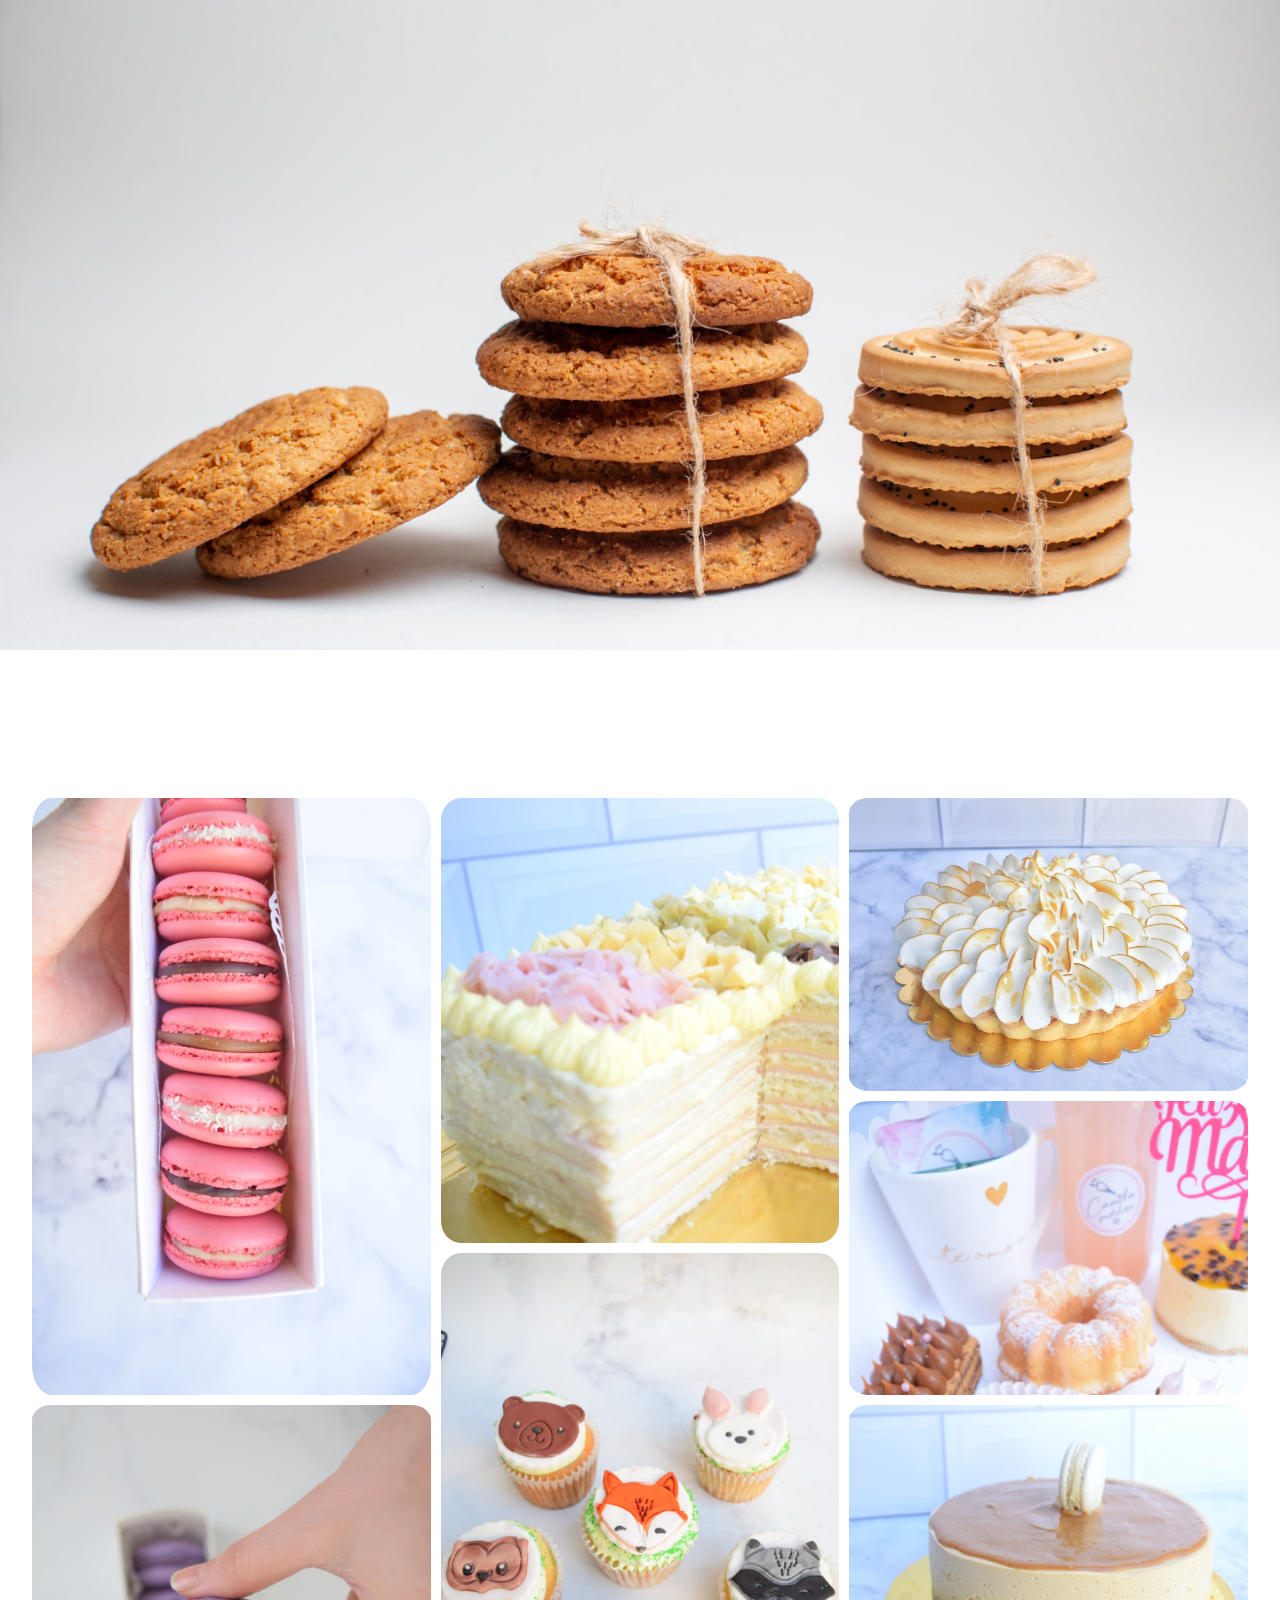
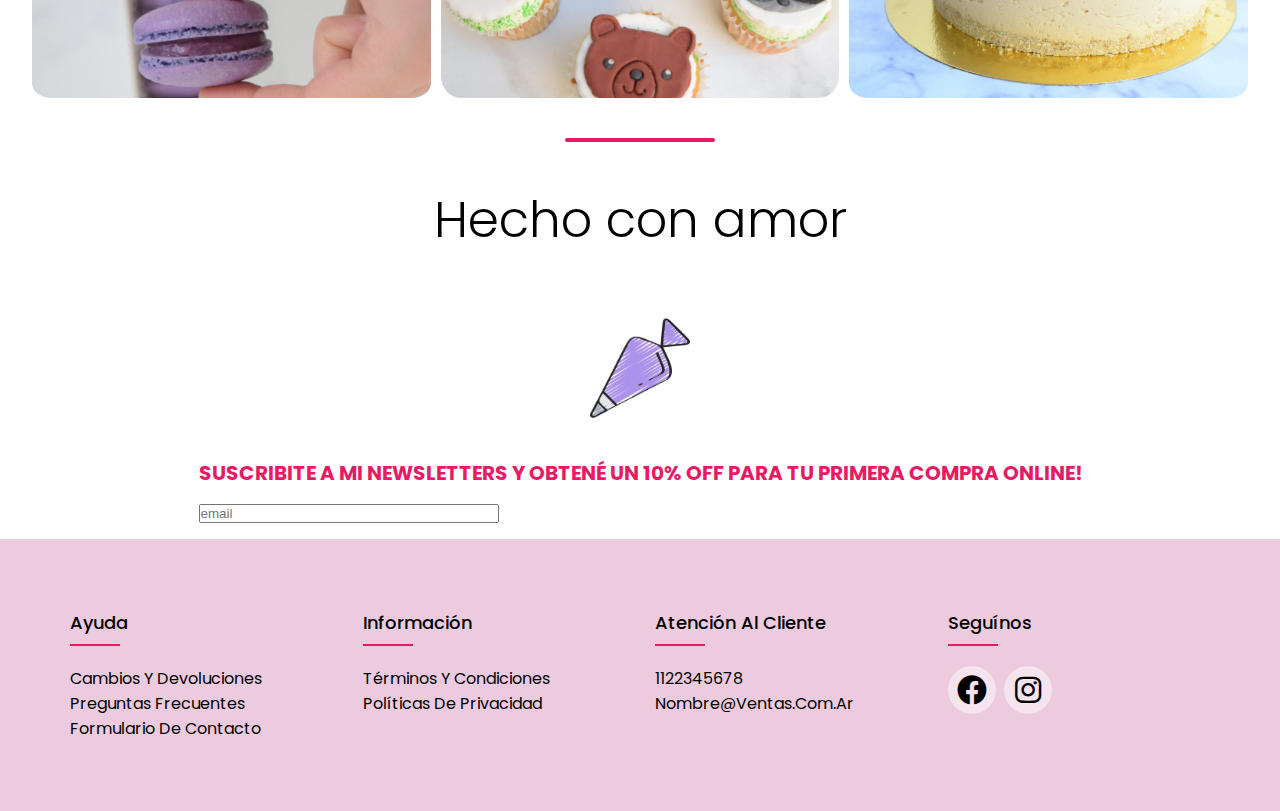
<file: index.html>
<!DOCTYPE html>
<html lang="es">

<head>
    <meta charset="UTF-8">
    <meta http-equiv="X-UA-Compatible" content="IE=edge">
    <meta name="viewport" content="width=device-width, initial-scale=1.0">
    <link rel="stylesheet" href="https://cdnjs.cloudflare.com/ajax/libs/font-awesome/6.0.0-beta3/css/all.min.css">
    <link rel="stylesheet" href="css/estilos.css">
    <link href="https://fonts.googleapis.com/css2?family=Bebas+Neue&family=Poppins:wght@100;500&display=swap"
        rel="stylesheet">
    <title>Mi proyecto</title>
</head>

<body>
    <header>
        <div class="container">
            <nav class="navbar">
                <h1 class="logo"><a href="index.html">Cam<span>i</span>la pastelera</a></h1>
                <ul class="nav-links">
                    <li><a href="#">Home</a></li>
                    <li><a href="secciones/servicios.html">Servicio</a></li>
                    <li><a href="secciones/contacto.html">Contacto</a></li>
                </ul>
                <img src="img/menu.png" alt="" class="menu-btn">
            </nav>
        </div>
    </header>
    <main>
        <section>
            <div class="titulo">
                <h2>PASTELER<span>I</span>A DE AUTOR</h2>
            </div>
            <div class="container-grid">
                <div class="item item1"></div>
                <div class="item item2"></div>
                <div class="item item3"></div>
                <div class="item item4"></div>
                <div class="item item5"></div>
                <div class="item item6"></div>
                <div class="item item7"></div>
            </div>
        </section>
        <div class="line"></div>
        <section>
            <strong class="slogan-page">Hecho con amor</strong>
            <div class="manga">
                <img class="img-manga" src="img/manga.png" alt="">
            </div>
        </section>
        <div class="suscribe">
            <h4 class="tittle-suscribe">SUSCRIBITE A MI NEWSLETTERS Y OBTENÉ UN 10% OFF PARA TU PRIMERA COMPRA
                ONLINE!</h4><br>
            <form action="">
                <input type="email" name="email" id="email" placeholder="email">
            </form>
        </div>
    </main><br>
    <footer class="footer">

        <div class="footer-container">
            <div class="row">
                <div class="footer-col">
                    <h4>Ayuda</h4>
                    <ul>
                        <li><a href="#">Cambios y devoluciones</a></li>
                        <li><a href="#">Preguntas frecuentes</a></li>
                        <li><a href="#">Formulario de contacto</a></li>
                    </ul>
                </div>
                <div class="footer-col">
                    <h4>Información</h4>
                    <ul>
                        <li><a href="#">Términos y condiciones</a></li>
                        <li><a href="#">Políticas de privacidad</a></li>
                    </ul>
                </div>
                <div class="footer-col">
                    <h4>Atención al cliente</h4>
                    <ul>
                        <li><a href="#">1122345678</a></li>
                        <li><a href="#">nombre@ventas.com.ar</a></li>
                    </ul>
                </div>
                <div class="footer-col">
                    <h4>Seguínos</h4>
                    <div class="social-links">
                        <a href="#"><i class="fab fa-facebook"></i></a>
                        <a href="#"><i class="fab fa-instagram"></i></a>
                    </div>
                    <ul>
                        <li><a href="#"></a></li>
                    </ul>
                </div>
            </div>
        </div>
    </footer>
    <script>
        const menubtn = document.querySelector('.menu-btn')
        const navlinks = document.querySelector('.nav-links')
        menubtn.addEventListener('click', () => {
            navlinks.classList.toggle('mobile-menu')
        })
    </script>
    <script src="https://cdn.jsdelivr.net/npm/jquery@3.5.1/dist/jquery.slim.min.js"
        integrity="sha384-DfXdz2htPH0lsSSs5nCTpuj/zy4C+OGpamoFVy38MVBnE+IbbVYUew+OrCXaRkfj" crossorigin="anonymous">
    </script>
    <script src="https://cdn.jsdelivr.net/npm/popper.js@1.16.1/dist/umd/popper.min.js"
        integrity="sha384-9/reFTGAW83EW2RDu2S0VKaIzap3H66lZH81PoYlFhbGU+6BZp6G7niu735Sk7lN" crossorigin="anonymous">
    </script>
    <script src="https://cdn.jsdelivr.net/npm/bootstrap@4.6.1/dist/js/bootstrap.min.js"
        integrity="sha384-VHvPCCyXqtD5DqJeNxl2dtTyhF78xXNXdkwX1CZeRusQfRKp+tA7hAShOK/B/fQ2" crossorigin="anonymous">
    </script>
</body>

</html>
</file>
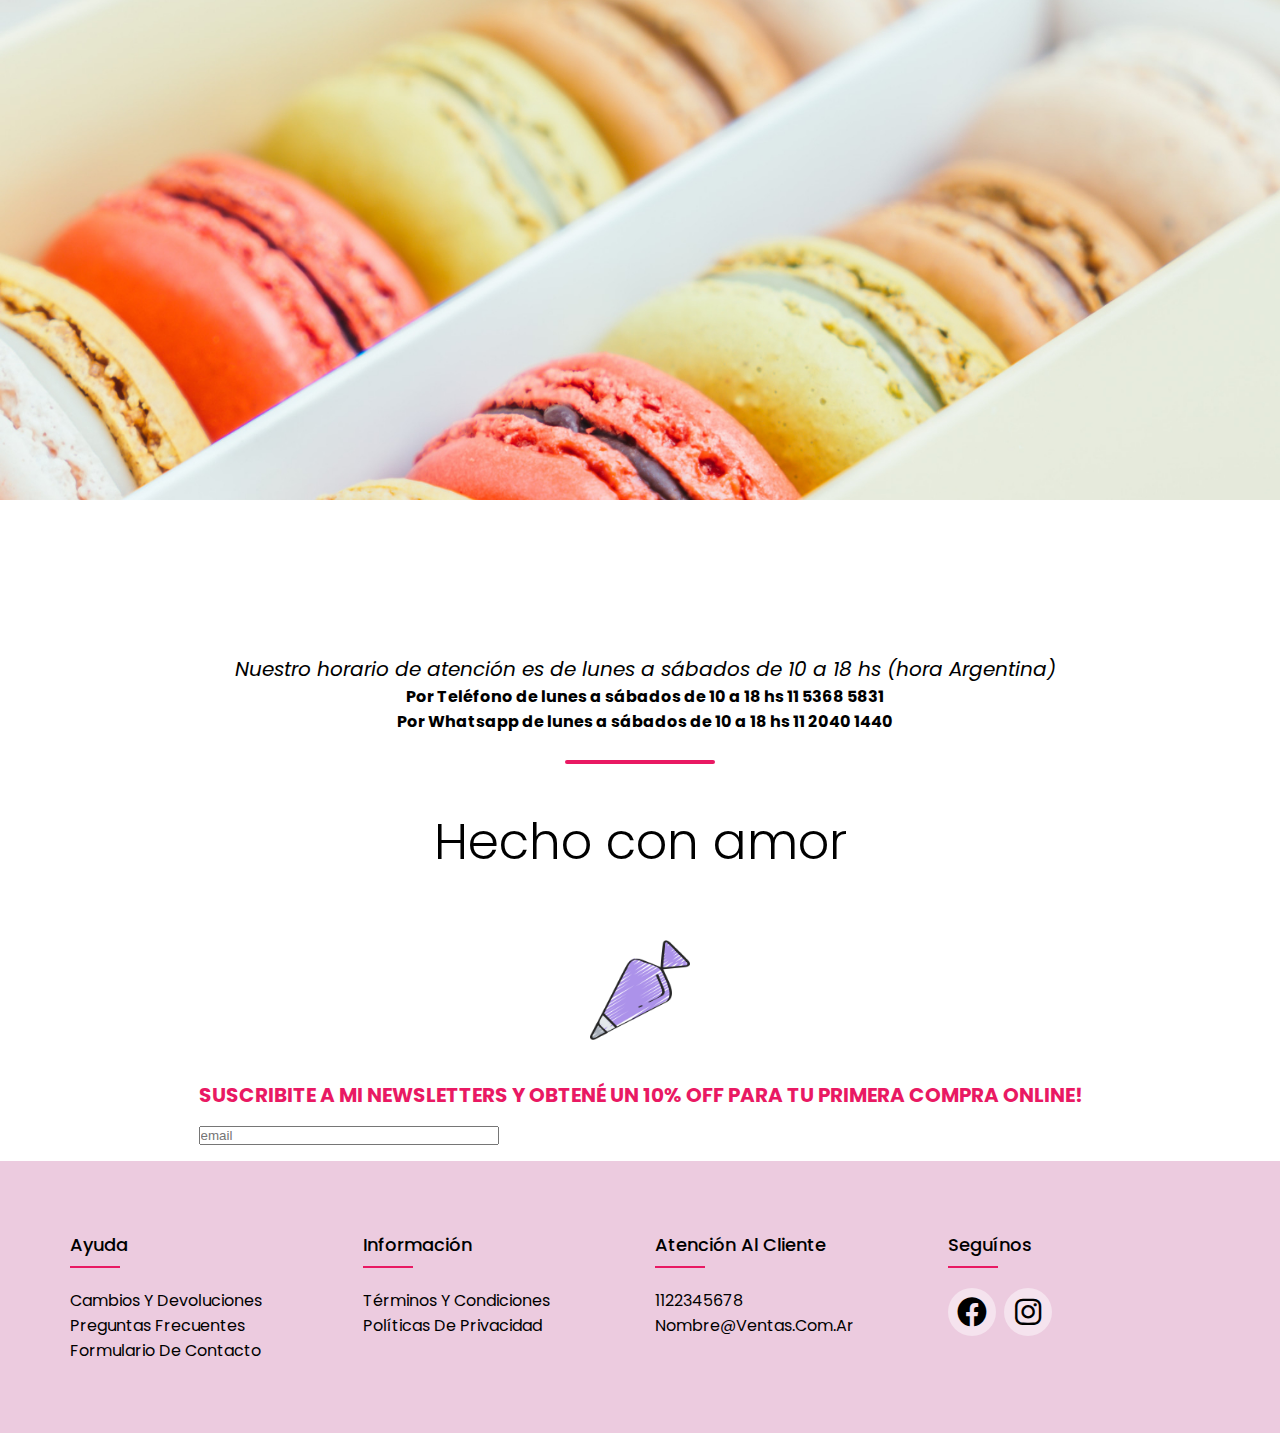
<file: secciones/contacto.html>
<!DOCTYPE html>
<html lang="es">

<head>
    <meta charset="UTF-8">
    <meta http-equiv="X-UA-Compatible" content="IE=edge">
    <meta name="viewport" content="width=device-width, initial-scale=1.0">
    <link rel="stylesheet" href="../css/estilos.css">
    <link href="https://fonts.googleapis.com/css2?family=Bebas+Neue&family=Poppins:wght@100;500&display=swap"
        rel="stylesheet">
    <link rel="stylesheet" href="https://cdnjs.cloudflare.com/ajax/libs/font-awesome/6.0.0-beta3/css/all.min.css">
    <title>Mi proyecto</title>
</head>

<body>
    <header class="header-cnt">
        <div class="container">
            <nav class="navbar">
                <h1 class="logo"><a href="index.html">Cam<span>i</span>la pastelera</a></h1>
                <ul class="nav-links">
                    <li><a href="../index.html">Home</a></li>
                    <li><a href="servicios.html">Servicio</a></li>
                    <li><a href="#">Contacto</a></li>
                </ul>
                <img src="../img/menu.png" alt="" class="menu-btn">
            </nav>
        </div>
    </header>
    <main>
        <div class="wrapper">
            <h1 class="contacto">CONTACTO</h1>
            <em>
                Nuestro horario de atención es de lunes a sábados de 10 a 18 hs (hora Argentina)
            </em>
            <div id="messages_product_view"></div>
            <h6>Por Teléfono de lunes a sábados de 10 a 18 hs 11 5368 5831 <br>
                Por Whatsapp de lunes a sábados de 10 a 18 hs 11 2040 1440</h6>
        </div><br>
        <div class="line"></div>
        <section>
            <strong class="slogan-page">Hecho con amor</strong>
            <div class="manga">
                <img class="img-manga" src="../img/manga.png" alt="">
            </div>
        </section>
        <div class="suscribe">
            <h4 class="tittle-suscribe">SUSCRIBITE A MI NEWSLETTERS Y OBTENÉ UN 10% OFF PARA TU PRIMERA COMPRA
                ONLINE!</h4><br>
            <form action="">
                <input type="email" name="email" id="email" placeholder="email">
            </form>
        </div>
    </main><br>
    <footer class="footer">

        <div class="footer-container">
            <div class="row">
                <div class="footer-col">
                    <h4>Ayuda</h4>
                    <ul>
                        <li><a href="#">Cambios y devoluciones</a></li>
                        <li><a href="#">Preguntas frecuentes</a></li>
                        <li><a href="#">Formulario de contacto</a></li>
                    </ul>
                </div>
                <div class="footer-col">
                    <h4>Información</h4>
                    <ul>
                        <li><a href="#">Términos y condiciones</a></li>
                        <li><a href="#">Políticas de privacidad</a></li>
                    </ul>
                </div>
                <div class="footer-col">
                    <h4>Atención al cliente</h4>
                    <ul>
                        <li><a href="#">1122345678</a></li>
                        <li><a href="#">nombre@ventas.com.ar</a></li>
                    </ul>
                </div>
                <div class="footer-col">
                    <h4>Seguínos</h4>
                    <div class="social-links">
                        <a href="#"><i class="fab fa-facebook"></i></a>
                        <a href="#"><i class="fab fa-instagram"></i></a>
                    </div>
                    <ul>
                        <li><a href="#"></a></li>
                    </ul>
                </div>
            </div>
        </div>
    </footer>
    <script>
        const menubtn = document.querySelector('.menu-btn')
        const navlinks = document.querySelector('.nav-links')
        menubtn.addEventListener('click', () => {
            navlinks.classList.toggle('mobile-menu')
        })
    </script>
    <script src="https://cdn.jsdelivr.net/npm/jquery@3.5.1/dist/jquery.slim.min.js"
        integrity="sha384-DfXdz2htPH0lsSSs5nCTpuj/zy4C+OGpamoFVy38MVBnE+IbbVYUew+OrCXaRkfj" crossorigin="anonymous">
    </script>
    <script src="https://cdn.jsdelivr.net/npm/popper.js@1.16.1/dist/umd/popper.min.js"
        integrity="sha384-9/reFTGAW83EW2RDu2S0VKaIzap3H66lZH81PoYlFhbGU+6BZp6G7niu735Sk7lN" crossorigin="anonymous">
    </script>
    <script src="https://cdn.jsdelivr.net/npm/bootstrap@4.6.1/dist/js/bootstrap.min.js"
        integrity="sha384-VHvPCCyXqtD5DqJeNxl2dtTyhF78xXNXdkwX1CZeRusQfRKp+tA7hAShOK/B/fQ2" crossorigin="anonymous">
    </script>
</body>

</html>
</file>
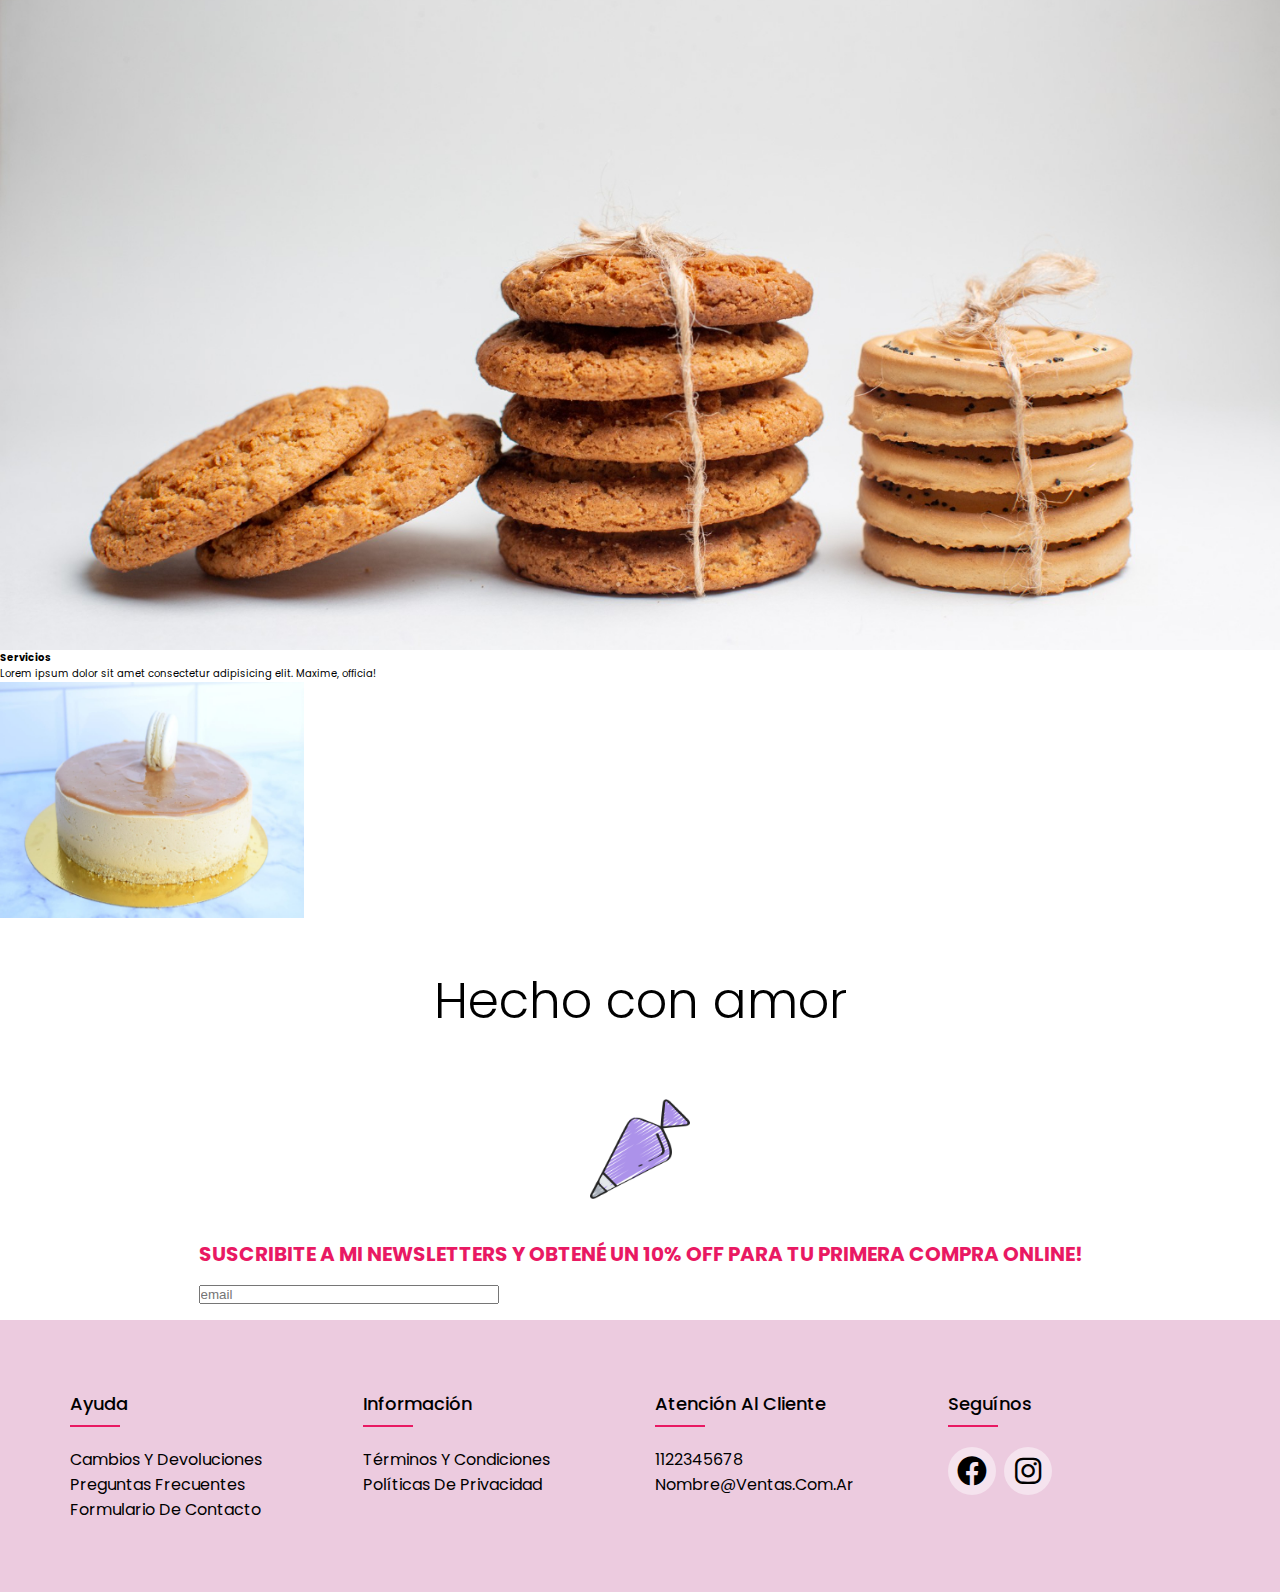
<file: secciones/servicios.html>
<!DOCTYPE html>
<html lang="es">

<head>
    <meta charset="UTF-8">
    <meta http-equiv="X-UA-Compatible" content="IE=edge">
    <meta name="viewport" content="width=device-width, initial-scale=1.0">
    <link rel="stylesheet" href="../css/estilos.css">
    <link href="https://fonts.googleapis.com/css2?family=Bebas+Neue&family=Poppins:wght@100;500&display=swap"
        rel="stylesheet">
    <link rel="stylesheet" href="https://cdnjs.cloudflare.com/ajax/libs/font-awesome/6.0.0-beta3/css/all.min.css">
    <title>Mi proyecto</title>
</head>

<body>
    <header>
        <div class="container">
            <nav class="navbar">
                <h1 class="logo"><a href="index.html">Cam<span>i</span>la pastelera</a></h1>
                <ul class="nav-links">
                    <li><a href="../index.html">Home</a></li>
                    <li><a href="#">Servicio</a></li>
                    <li><a href="contacto.html">Contacto</a></li>
                </ul>
                <img src="../img/menu.png" alt="" class="menu-btn">
            </nav>
        </div>
    </header>
    <main>
        
        <div class="container-serv">
            <h4>Servicios</h4>
            <p>Lorem ipsum dolor sit amet consectetur adipisicing elit. Maxime, officia!</p>            
            <img src="../img/cake3.jpeg" class="cake3" alt="Cinque Terre" width="304" height="236"> 
        </div>
        
        <section>
            <strong class="slogan-page">Hecho con amor</strong>
            <div class="manga">
                <img class="img-manga" src="../img/manga.png" alt="">
            </div>
        </section>
        <div class="suscribe">
            <h4 class="tittle-suscribe">SUSCRIBITE A MI NEWSLETTERS Y OBTENÉ UN 10% OFF PARA TU PRIMERA COMPRA
                ONLINE!</h4><br>
            <form action="">
                <input type="email" name="email" id="email" placeholder="email">
            </form>
        </div>
    </main><br>
    <footer class="footer">

        <div class="footer-container">
            <div class="row">
                <div class="footer-col">
                    <h4>Ayuda</h4>
                    <ul>
                        <li><a href="#">Cambios y devoluciones</a></li>
                        <li><a href="#">Preguntas frecuentes</a></li>
                        <li><a href="#">Formulario de contacto</a></li>
                    </ul>
                </div>
                <div class="footer-col">
                    <h4>Información</h4>
                    <ul>
                        <li><a href="#">Términos y condiciones</a></li>
                        <li><a href="#">Políticas de privacidad</a></li>
                    </ul>
                </div>
                <div class="footer-col">
                    <h4>Atención al cliente</h4>
                    <ul>
                        <li><a href="#">1122345678</a></li>
                        <li><a href="#">nombre@ventas.com.ar</a></li>
                    </ul>
                </div>
                <div class="footer-col">
                    <h4>Seguínos</h4>
                    <div class="social-links">
                        <a href="#"><i class="fab fa-facebook"></i></a>
                        <a href="#"><i class="fab fa-instagram"></i></a>
                    </div>
                    <ul>
                        <li><a href="#"></a></li>
                    </ul>
                </div>
            </div>
        </div>
    </footer>
    <script>
        const menubtn = document.querySelector('.menu-btn')
        const navlinks = document.querySelector('.nav-links')
        menubtn.addEventListener('click', () => {
            navlinks.classList.toggle('mobile-menu')
        })
    </script>
    <script src="https://cdn.jsdelivr.net/npm/jquery@3.5.1/dist/jquery.slim.min.js"
        integrity="sha384-DfXdz2htPH0lsSSs5nCTpuj/zy4C+OGpamoFVy38MVBnE+IbbVYUew+OrCXaRkfj" crossorigin="anonymous">
    </script>
    <script src="https://cdn.jsdelivr.net/npm/popper.js@1.16.1/dist/umd/popper.min.js"
        integrity="sha384-9/reFTGAW83EW2RDu2S0VKaIzap3H66lZH81PoYlFhbGU+6BZp6G7niu735Sk7lN" crossorigin="anonymous">
    </script>
    <script src="https://cdn.jsdelivr.net/npm/bootstrap@4.6.1/dist/js/bootstrap.min.js"
        integrity="sha384-VHvPCCyXqtD5DqJeNxl2dtTyhF78xXNXdkwX1CZeRusQfRKp+tA7hAShOK/B/fQ2" crossorigin="anonymous">
    </script>
</body>

</html>
</file>
<file: css/estilos.css>
@charset "UTF-8";

* {
  margin: 0;
  padding: 0;
  box-sizing: border-box;
}

body {
  font-size: 10px;
  font-family: "Poppins", sans-serif;
  overflow-x: hidden;
}

a {
  text-decoration: none;
  color: black;
}

header {
  width: 100%;
  height: 650px;
  background: url(../img/ckbg.jpg) center no-repeat, linear-gradient(to bottom, rgba(0, 0, 0, 0.8), rgba(0, 0, 0, 0.5));
  background-size: cover;
}

.container {
  min-width: 98%;
  width: 40%;
  margin: 0 auto;
}

nav {
  padding-top: 1rem;
  display: flex;
  justify-content: space-between;
  align-items: center;
  text-transform: uppercase;
  font-size: 17px;
}

.logo {
  font-size: 65px;
  font-weight: 300;
  transform: translateX(-100rem);
  animation: slideIn 0.5s forwards;
}

.logo span {
  color: #e91963;
}

nav ul {
  display: flex;
}

nav ul li {
  list-style: none;
  transform: translateX(100rem);
  animation: slideIn 0.5s forwards;
}

nav ul li:nth-child(1) {
  animation-delay: 0s;
}

nav ul li:nth-child(2) {
  animation-delay: 0.5s;
}

nav ul li:nth-child(3) {
  animation-delay: 1s;
}

nav ul li:nth-child(4) {
  animation-delay: 1.5s;
}

nav ul li a {
  padding: 1rem 0;
  margin: 0 3rem;
  position: relative;
  letter-spacing: 2px;
}

nav ul li a:last-child {
  margin-right: 0;
}

nav ul li a::before,
nav ul li a::after {
  content: "";
  position: absolute;
  width: 100%;
  height: 2px;
  background-color: #e91963;
  left: 0;
  transform: scaleX(0);
  transition: all 0.5s;
}

nav ul li a::before {
  top: 0;
  transform-origin: left;
}

nav ul li a::after {
  bottom: 0;
  transform-origin: right;
}

nav ul li a:hover::before,
nav ul li a:hover::after {
  transform: scaleX(1);
}

@keyframes slideIn {
  to {
    transform: translateX(0);
  }
}

.menu-btn {
  position: absolute;
  top: 65px;
  right: 10px;
  width: 40px;
  cursor: pointer;
  display: none;
}

section {
  width: 95%;
  margin: 40px auto;
}

h2 {
  margin-left: 390px;
  text-align: center;
  font-size: 4vmin;
  color: black;
  transform: translateX(-100rem);
  animation: slideIn 0.2s forwards;
}

h2 {
  display: flex;
  transform: translateX(100rem);
  animation: slideIn 0.2s forwards;
  padding: 1rem 0;
  margin: 0 1rem;
  position: relative;
  letter-spacing: 2px;
}

h2:nth-child(1) {
  animation-delay: 0s;
}

h2:nth-child(2) {
  animation-delay: 0.5s;
}

h2:nth-child(3) {
  animation-delay: 1s;
}

h2:nth-child(4) {
  animation-delay: 1.5s;
}

h2:last-child {
  margin-right: 0;
}

h2::before,
h2::after {
  content: "";
  position: absolute;
  width: 43%;
  height: 2px;
  background-color: #e91963;
  left: 0;
  transform: scaleX(0);
  transition: all 0.5s;
}

h2::before {
  top: 0;
  transform-origin: left;
}

h2::after {
  bottom: 0;
  transform-origin: right;
}

h2:hover::before,
h2:hover::after {
  transform: scaleX(1);
}

@keyframes slideIn {
  to {
    transform: translateX(0);
  }
}

@media only screen and (max-width: 729px) {
  .titulo {
    font-size: 30px;
  }

  .menu-btn {
    display: block;
    height: 60px;
    width: 50px;
    top: 45px;
    right: 0;
  }

  .navbar {
    padding: 0;
  }

  .logo {
    position: absolute;
    top: 35px;
    left: 20px;
    font-size: 55px;
  }

  .nav-links {
    font-size: 20px;
    flex-direction: column;
    width: 100%;
    height: 100vh;
    justify-content: center;
    background-color: rgba(227, 177, 206, 0.664);
    background-size: cover;
    margin-top: -900px;
    transition: all 0.5s ease;
    text-decoration: none;
  }

  .mobile-menu {
    margin-top: 0;
    border-bottom-right-radius: 30%;
  }

  .nav-links li {
    margin: 30px auto;
  }
}

h2 {
  font-weight: 300;
  font-size: 50px;
}

h2 span {
  color: #e91963;
}

.container-grid {
  height: 900px;
  width: 100%;
  display: grid;
  gap: 10px;
}

.item {
  height: 100%;
  width: 100%;
  border-radius: 5%;
}

.item1 {
  background-image: url(../img/macaroonvertical.jpeg);
  background-size: cover;
  justify-content: center;
  align-items: center;
}

.item2 {
  background-image: url(../img/saladcake.jpeg);
  background-size: cover;
  justify-content: center;
  align-items: center;
}

.item3 {
  background-image: url(../img/cake2.jpeg);
  background-size: cover;
  justify-content: center;
  align-items: center;
}

.item4 {
  background-image: url(../img/cupcakeanimales.jpeg);
  background-size: cover;
  justify-content: center;
  align-items: center;
}

.item5 {
  background-image: url(../img/bf1.jpeg);
  background-size: cover;
  justify-content: center;
  align-items: center;
}

.item6 {
  background-image: url(../img/cake3.jpeg);
  background-size: cover;
  justify-content: center;
  align-items: center;
}

.item7 {
  background-image: url(../img/mcrviolet.jpeg);
  background-size: cover;
  justify-content: center;
  align-items: center;
}

@media only screen and (min-width: 360px) and (max-width: 779px) {
  .container-grid {
    grid-template-columns: 1fr 1fr;
  }
}

@media only screen and (min-width: 780px) {
  .item1 {
    grid-column: 1/2;
    grid-row: 1/5;
  }

  .item2 {
    grid-column: 2/3;
    grid-row: 1/4;
  }

  .item3 {
    grid-column: 3/4;
    grid-row: 1/3;
  }

  .item4 {
    grid-column: 2/3;
    grid-row: 4/7;
  }

  .item5 {
    grid-column: 3/4;
    grid-row: 3/5;
  }

  .item6 {
    grid-column: 3/4;
    grid-row: 5/7;
  }

  .item7 {
    grid-column: 1/2;
    grid-row: 5/7;
  }
}

.slogan-page {
  display: flex;
  font-size: 50px;
  font-weight: 300;
  text-align: center;
  justify-content: center;
}

.manga {
  display: flex;
  align-items: center;
  justify-content: center;
  align-content: center;
  transform: uppercase;
  animation-duration: 1s;
  animation-name: aparecer;
  animation-delay: 5s;
  animation-direction: alternate;
  animation-iteration-count: infinite;
  animation-timing-function: ease-in;
}

.img-manga {
  height: 100px;
  width: 100px;
  margin-top: 60px;
  transform: uppercase;
  animation-name: aparecer;
  align-content: center;
  animation-duration: infinite;
  animation-delay: 0.5s;
}

@keyframes aparecer {
  0% {
    opacity: 0;
  }

  100% {
    opacity: 1;
  }
}

.tittle-suscribe {
  display: flex;
  justify-content: center;
  text-align: center;
  font-size: 20px;
  color: #e91963;
}

.suscribe {
  display: grid;
  align-items: center;
  justify-content: center;
}

input {
  display: flex;
  justify-content: center;
  align-items: center;
  width: 300px;
}

.footer-container {
  max-width: 1170px;
  margin: auto;
}

.row {
  display: flex;
  flex-wrap: wrap;
}

footer ul {
  list-style: none;
}

.footer {
  background-color: rgba(227, 177, 206, 0.664);
  padding: 70px 0;
}

.footer-col {
  width: 25%;
  padding: 0 15px;
}

.footer-col h4 {
  font-size: 18px;
  color: black;
  text-transform: capitalize;
  margin-bottom: 30px;
  font-weight: 500;
  position: relative;
}

.footer-col h4::before {
  content: "";
  position: absolute;
  left: 0;
  bottom: -10px;
  background-color: #e91963;
  height: 2px;
  box-sizing: border-box;
  width: 50px;
}

.footer-col ul li::not(:last-child) {
  margin-bottom: 10px;
}

.footer-col ul li a {
  font-size: 16px;
  text-transform: capitalize;
  color: black;
  text-decoration: none;
  font-weight: 400;
  display: block;
  transition: all 0.3s ease;
}

.footer-col ul li a:hover {
  color: #e91963;
  padding-left: 10px;
}

.footer-col .social-links a {
  display: inline-block;
  height: 48px;
  width: 48px;
  background-color: rgba(255, 255, 255, 0.459);
  margin-right: 5px;
  margin: 0px 5px 5px 0;
  text-align: center;
  line-height: 50px;
  border-radius: 50%;
  color: black;
  transition: all 0.5s ease;
  font-size: 30px;
}

.footer-col .social-links a:hover {
  color: #e91963;
  background-color: #ffffff;
}

@media (max-width: 767px) {
  .footer-col {
    width: 50%;
    padding: 30px;
  }
}

@media (max-width: 574px) {
  .footer-col {
    width: 100%;
  }
}

/* inicio sección contacto */
.header-cnt {
  width: 100%;
  height: 500px;
  background: url(../img/macaroonbg.jpg) center no-repeat, linear-gradient(to bottom, rgba(0, 0, 0, 0.8), rgba(0, 0, 0, 0.5));
  background-size: cover;
}

.contacto {
  display: flex;
  margin-left: 390px;
  text-align: center;
  justify-content: center;
  font-size: 60px;
  font-weight: 300;
  color: black;
  transform: translateX(-200rem);
  animation: slideIn 0.2s forwards;
  transform: translateX(200rem);
  animation: slideIn 0.2s forwards;
  padding: 2rem 0;
  margin: 0 37%;
  position: relative;
  letter-spacing: 2px;
}

.contacto:nth-child(1) {
  animation-delay: 0s;
}

.contacto:nth-child(2) {
  animation-delay: 0.5s;
}

.contacto:nth-child(3) {
  animation-delay: 1s;
}

.contacto:nth-child(4) {
  animation-delay: 1.5s;
}

.contacto:last-child {
  margin-right: 0;
}

.contacto::before,
.contacto::after {
  content: "";
  position: absolute;
  width: 97%;
  height: 2px;
  background-color: #e91963;
  left: 0;
  transform: scaleX(0);
  transition: all 0.5s;
}

.contacto::before {
  top: 0;
  transform-origin: left;
}

.contacto::after {
  bottom: 0;
  transform-origin: right;
}

.contacto:hover::before,
.contacto:hover::after {
  transform: scaleX(1);
}

@keyframes slideIn {
  to {
    transform: translateX(0);
  }
}

em {
  font-size: 20px;
  margin-left: 10px;
}

.wrapper h6 {
  margin-left: 10px;
  font-size: 16px;
}

.wrapper {
  justify-content: center;
  align-items: center;
  text-align: center;
}

.line {
  width: 150px;
  height: 4px;
  background-color: #e91963;
  margin: 10px auto;
  border-radius: 5px;
}

@media only screen and (min-width: 360px) and (max-width: 779px) {
  .contacto {
    margin-left: 390px;
    text-align: center;
    font-size: 60px;
    font-weight: 300;
    color: black;
    transform: translateX(-200rem);
    animation: slideIn 0.2s forwards;
    display: flex;
    transform: translateX(200rem);
    animation: slideIn 0.2s forwards;
    padding: 2rem 0;
    margin: 0 40%;
    position: relative;
    letter-spacing: 2px;
  }

  .contacto:nth-child(1) {
    animation-delay: 0s;
  }

  .contacto:nth-child(2) {
    animation-delay: 0.5s;
  }

  .contacto:nth-child(3) {
    animation-delay: 1s;
  }

  .contacto:nth-child(4) {
    animation-delay: 1.5s;
  }

  .contacto:last-child {
    margin-right: 0;
  }

  .contacto::before,
  .contacto::after {
    content: "";
    position: absolute;
    width: 97%;
    height: 2px;
    background-color: #e91963;
    left: 0;
    transform: scaleX(0);
    transition: all 0.5s;
  }

  .contacto::before {
    top: 0;
    transform-origin: left;
  }

  .contacto::after {
    bottom: 0;
    transform-origin: right;
  }

  .contacto:hover::before,
  .contacto:hover::after {
    transform: scaleX(1);
  }

  @keyframes slideIn {
    to {
      transform: translateX(0);
    }
  }

  em {
    font-size: 20px;
    margin-left: 10px;
  }

  .wrapper h6 {
    margin-left: 10px;
    font-size: 16px;
  }

  .wrapper {
    justify-content: center;
    align-items: center;
    text-align: center;
  }
}
</file>
